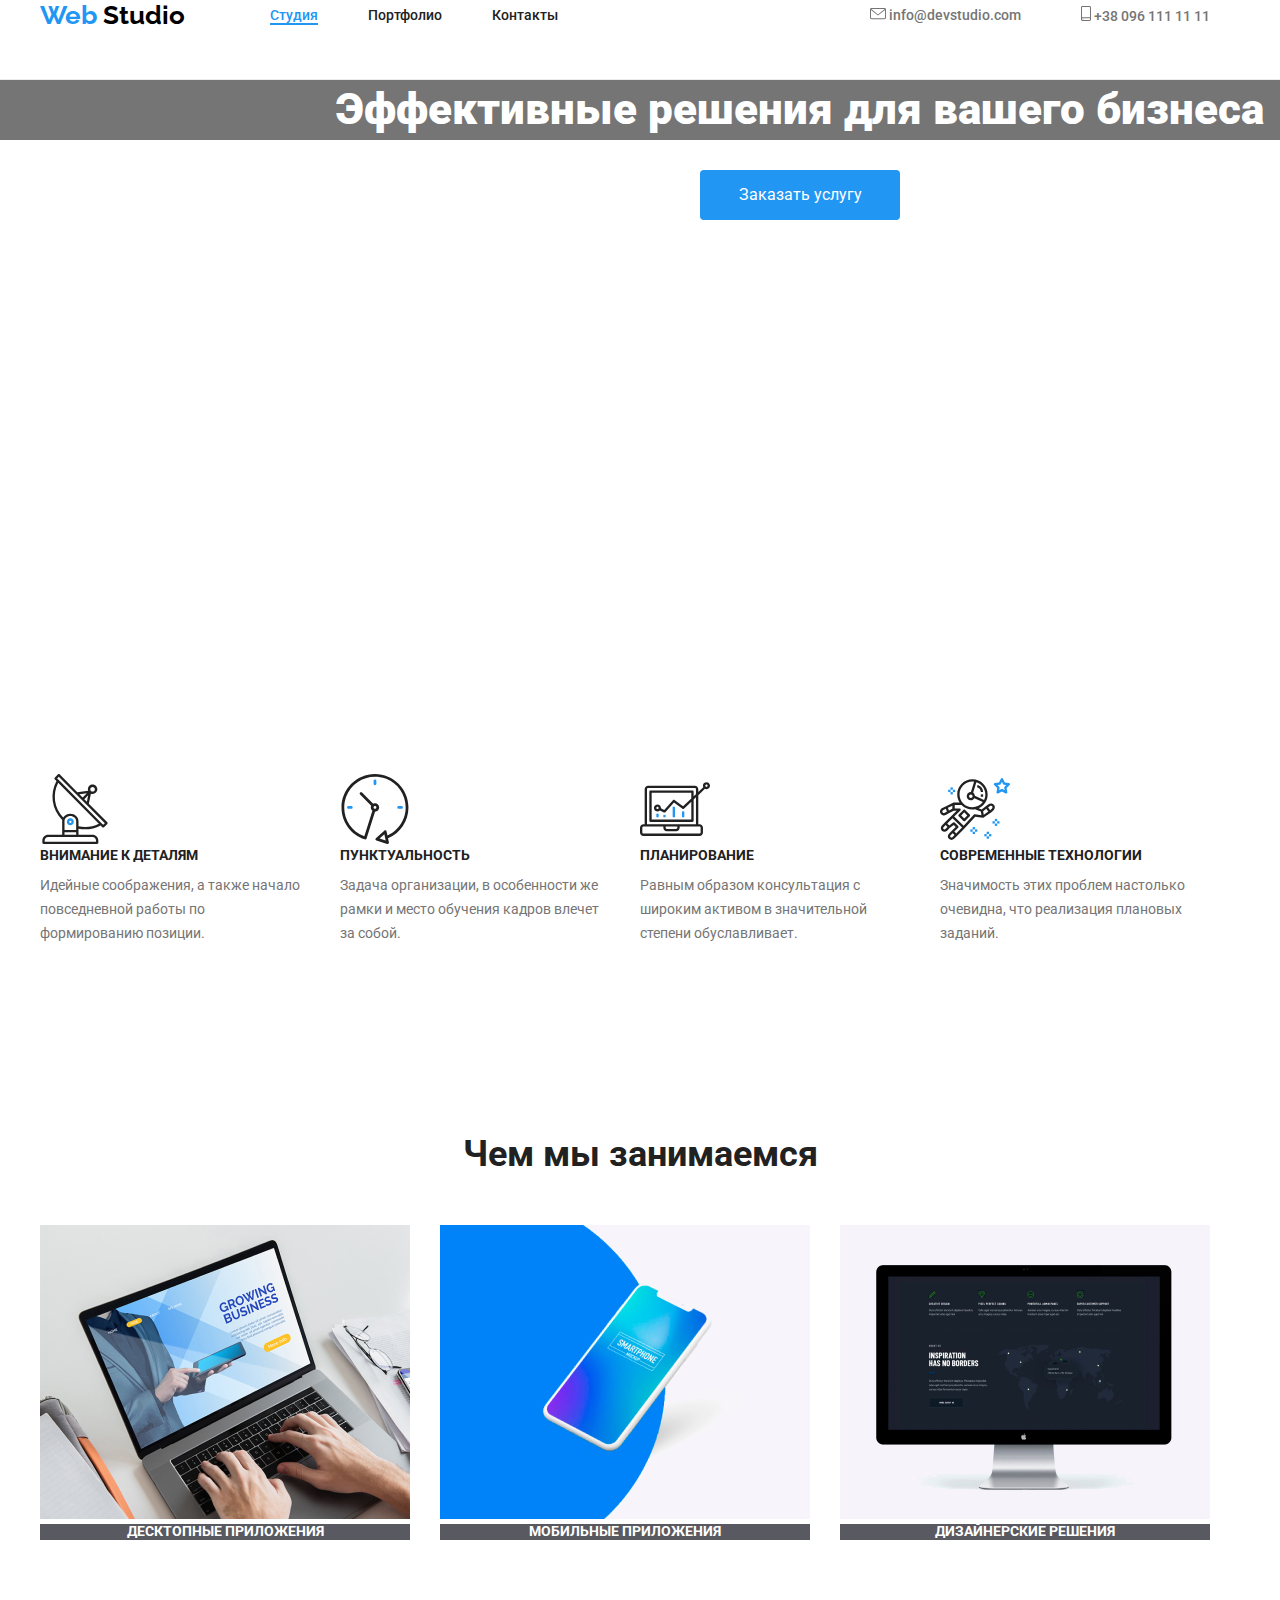
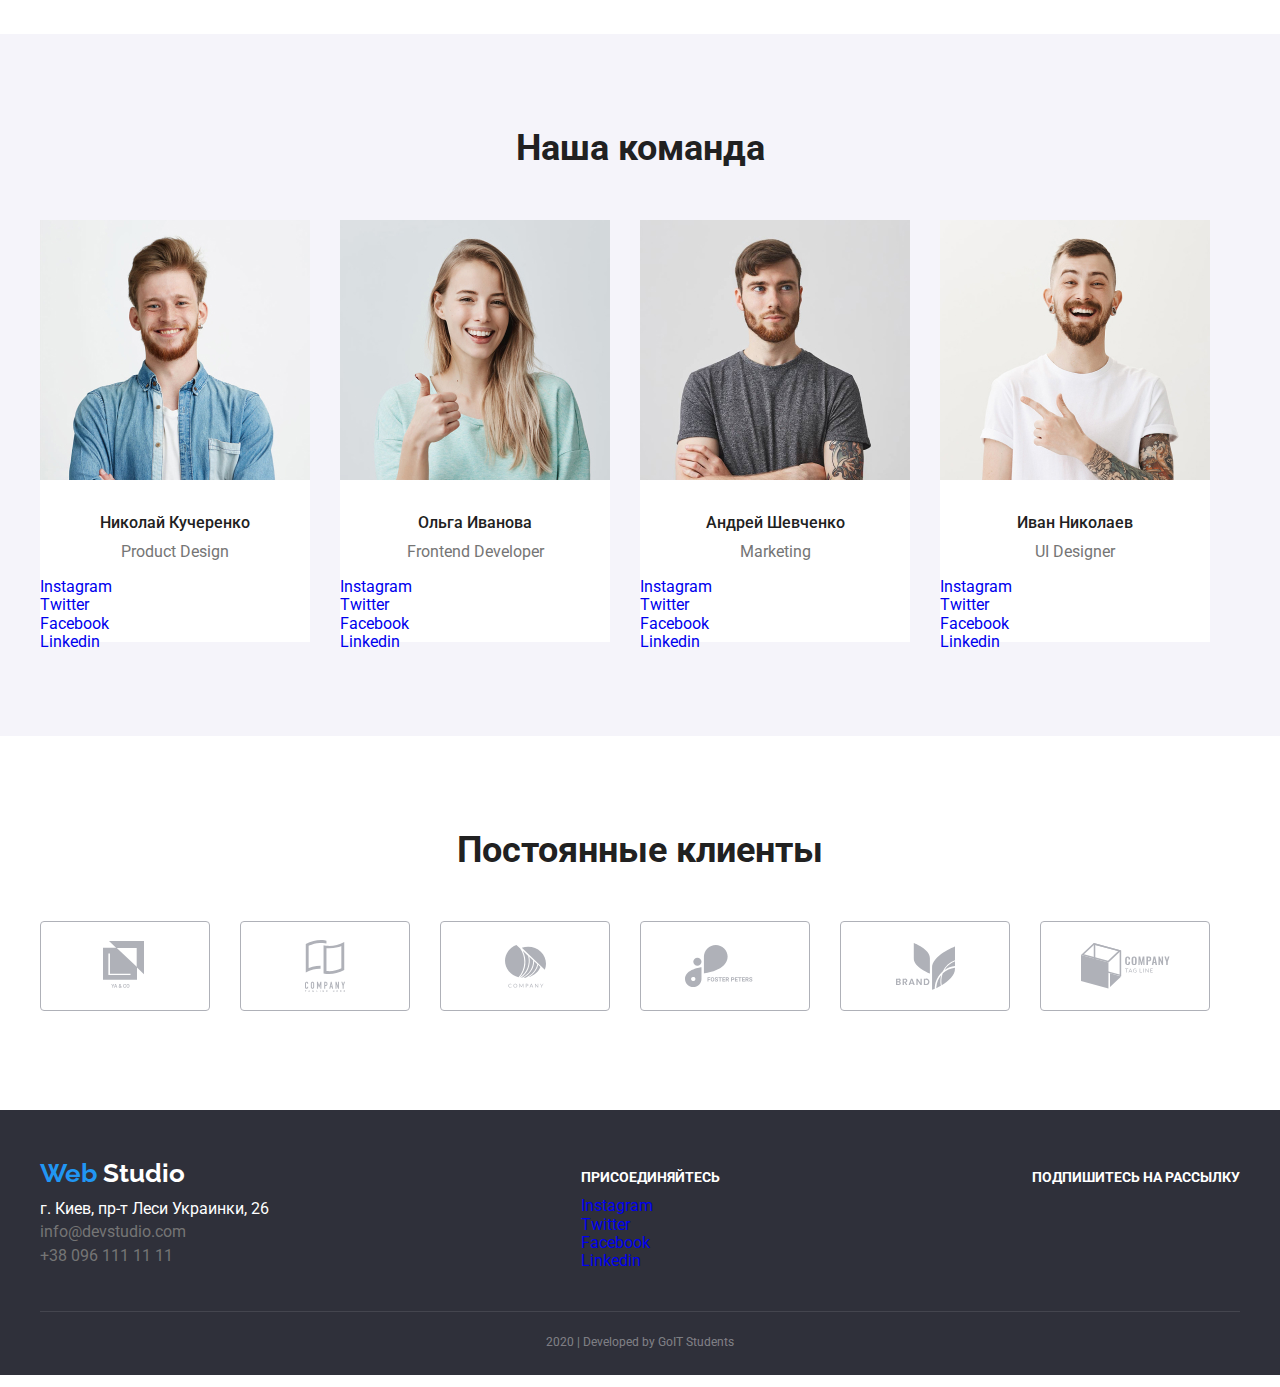
<file: index.html>
<!DOCTYPE html>
<html lang="ru">
<head>
    <meta charset="UTF-8">
    <meta name="viewport" content="width=device-width, initial-scale=1.0">
    <title>Web Studio</title>
    <link href="https://fonts.googleapis.com/css2?family=Raleway:wght@700&family=Roboto:wght@400;500;700;900&display=swap" rel="stylesheet">
    <link rel="stylesheet" href="https://cdnjs.cloudflare.com/ajax/libs/modern-normalize/0.6.0/modern-normalize.min.css">
    <link rel="stylesheet" href="./css/styles.css">
</head>
<body>
<!--Header-->    
    <header>
        <div class="container main-nav">
            <nav class="site-nav-sec"> 
                <a href="./index.html" class="logo"><span>Web</span> Studio</a>
               
                <ul class="site-nav list">
                    <li class="item"><a href="#" class="link current">Студия</a></li>
                    <li class="item"><a href="./portfolio.html" class="link">Портфолио</a></li>
                    <li class="item"><a href="#" class="link">Контакты</a></li>
                </ul>
            </nav>
            <address class="address-position">
                <ul class="contacts-list">
                    <li class="item"><a class="link" href="mailto:info@devstudio.com"> <img src="./images/envelope (hover).svg" alt="envelope"> info@devstudio.com</a>
                    </li>
                    <li class="item"><a class="link" href="tel:+380961111111"> <img class="icon" src="./images/smartphone.svg" alt="smartphone"> +38 096 111 11 11</a>
                    </li>
                </ul>
            </address>
        </div>  
    </header>
<main>
    <!--Hero-->    
    <section class="hero">
        <h1 class="hero-title">Эффективные решения для вашего бизнеса</h1>
        <!-- <a href="#" class="button">Заказать услугу</a> -->
        <button>Заказать услугу</button>
    </section>
<!--Features-->
    <section class="section">
  <div class="container">
    <h2 class="hidden-title">Наши преимущества</h2>
    <ul class="feature-list">
        <li class="item">
            <img src="./images/antenna 1.svg" alt="Aнтенна" width="70" height="70" >
            <h3 class="title">Внимание к деталям</h3>
            <p class="text">Идейные соображения, а также начало повседневной работы по формированию позиции.</p>
        </li>
        <li class="item">
            <img src="./images/clock 1.svg" alt="Часы" width="70" height="70">
            <h3 class="title">Пунктуальность</h3>
            <p class="text">Задача организации, в особенности же рамки и место обучения кадров влечет за собой.</p>
        </li>
        <li class="item">
            <img src="./images/diagram 1.svg" alt="Диаграмма" width="70" height="70">
            <h3 class="title">Планирование</h3>
            <p class="text">Равным образом консультация с широким активом в значительной степени обуславливает.</p>
        </li>
        <li class="item">
            <img src="./images/astronaut 1.svg" alt="Астронавт" width="70" height="70">
            <h3 class="title"> Современные технологии</h3>
            <p class="text">Значимость этих проблем настолько очевидна, что реализация плановых заданий.</p>
        </li>
    </ul>
  </div>
    </section>
<!--What we do-->
    <section class="section">
       <div class="container">
        <h2 class="section-title">Чем мы занимаемся</h2>
        <ul class="service-list">
            <li class="item">
                <img src="./images/desktop.jpg" alt="Фото ноутбука" width="100%" height="auto">
                <h3 class="title">Десктопные приложения</h3>
            </li>
            <li class="item">
                <img src="./images/mobile.jpg" alt="Фото смартфона" width="100%" height="auto">
                <h3 class="title">Мобильные приложения</h3>
            </li>
            <li class="item">
                <img src="./images/design.jpg" alt="Фото приложения" width="100%" height="auto">
                <h3 class="title">Дизайнерские решения</h3>
            </li>
        </ul>
       </div>
    </section>
<!--Our Team-->
    <section class="section team">
        <div class="container">
            <h2 class="section-title">Наша команда</h2>
        <ul class="team-list">
            <li class="item">
                <img src="./images/john.jpg" alt="Николай Кучеренко" width=270 height=260>
                <h3 class="title">Николай Кучеренко</h3>
                <p class="text">Product Design</p>
                <ul>
                    <li><a href="#" aria-label="Ссылка на Instagram">Instagram</a></li>
                    <li><a href="#" aria-label="Ссылка на Twitter">Twitter</a></li>
                    <li><a href="#" aria-label="Ссылка на Facebook">Facebook</a></li>
                    <li><a href="#" aria-label="Ссылка на LinkedIn">Linkedin</a></li>
                </ul>
            </li>
            <li class="item">
                <img src="./images/marta.jpg" alt="Ольга Иванова" width=270 height=260>
                <h3 class="title">Ольга Иванова</h3>
                <p class="text">Frontend Developer</p>
                <ul>
                    <li><a href="#" aria-label="Ссылка на Instagram">Instagram</a></li>
                    <li><a href="#" aria-label="Ссылка на Twitter">Twitter</a></li>
                    <li><a href="#" aria-label="Ссылка на Facebook">Facebook</a></li>
                    <li><a href="#" aria-label="Ссылка на LinkedIn">Linkedin</a></li>
                </ul>
            </li>
            <li class="item">
                <img src="./images/Robert.jpg" alt="Андрей Шевченко" width=270 height=260>
                <h3 class="title">Андрей Шевченко</h3>
                <p class="text">Marketing</p>
                <ul>
                    <li><a href="#" aria-label="Ссылка на Instagram">Instagram</a></li>
                    <li><a href="#" aria-label="Ссылка на Twitter">Twitter</a></li>
                    <li><a href="#" aria-label="Ссылка на Facebook">Facebook</a></li>
                    <li><a href="#" aria-label="Ссылка на LinkedIn">Linkedin</a></li>
                </ul>
            </li>
            <li class="item">
                <img src="./images/Martin.jpg" alt="Иван Николаев" width=270 height=260>
                <h3 class="title">Иван Николаев</h3>
                <p class="text">UI Designer</p>
                <ul>
                    <li><a href="#" aria-label="Ссылка на Instagram">Instagram</a></li>
                    <li><a href="#" aria-label="Ссылка на Twitter">Twitter</a></li>
                    <li><a href="#" aria-label="Ссылка на Facebook">Facebook</a></li>
                    <li><a href="#" aria-label="Ссылка на LinkedIn">Linkedin</a></li>
                </ul>
            </li>
        </ul>
        </div>
    </section>
<!--Our Clients-->
    <section class="section">
        <div class="container">
            <h2 class="section-title">Постоянные клиенты</h2>
        <ul class="client-list">
            <li class="item">
                <a href="#">
                    <img src="./images/Client 1.svg" alt="лого1" width="170" height="90" >
                </a>     
            </li>
            <li class="item">
                <a href="#">
                    <img src="./images/Client 2.svg" alt="лого2" width="170" height="90">
                </a>
            </li>
            <li class="item">
                <a href="#">
                    <img src="./images/Client 3.svg" alt="лого3" width="170" height="90">
                </a>
            </li>
            <li class="item">
                <a href="#">
                    <img src="./images/Client 4.svg" alt="лого4" width="170" height="90">
                </a>
            </li>
            <li class="item">
                <a href="#">
                    <img src="./images/Client 5.svg" alt="лого5" width="170" height="90">
                </a>
            </li>
            <li class="item">
                <a href="#">
                    <img src="./images/Client 6.svg" alt="лого6" width="170" height="90">
                </a>
            </li>
        </ul>
        </div>
    </section>
</main>
<!--Footer-->
    <footer class="main-footer">
        <div class="container style-footer">
             <div class="address-footer">
                <a href="./index.html" class="logo"><span>Web</span> Studio</a>
                <address class="address">
                    г. Киев, пр-т Леси Украинки, 26
                    <a href="mailto:info@devstudio.com" class="link" >info@devstudio.com</a>
                    <a href="tel:+380961111111" class="link" >+38 096 111 11 11</a>
                </address>

                
            </div>
           
            <div class="social-media">
                <h2 class="title">присоединяйтесь</h2>
                <ul class="social-list">
                    <li class="item"><a href="#" aria-label="Ссылка на Instagram">Instagram</a></li>
                    <li class="item"><a href="#" aria-label="Ссылка на Twitter">Twitter</a></li>
                    <li class="item"><a href="#" aria-label="Ссылка на Facebook">Facebook</a></li>
                    <li class="item"><a href="#" aria-label="Ссылка на LinkedIn">Linkedin</a></li>
                </ul>
            </div>
    
            <div class="sign-up"> 
                <h2 class="title">Подпишитесь на рассылку</h2>
            </div>
        
        </div>
        <p class="copyright container">2020 | Developed by GoIT Students </p>      
    </footer>
</body>
</html>
</file>
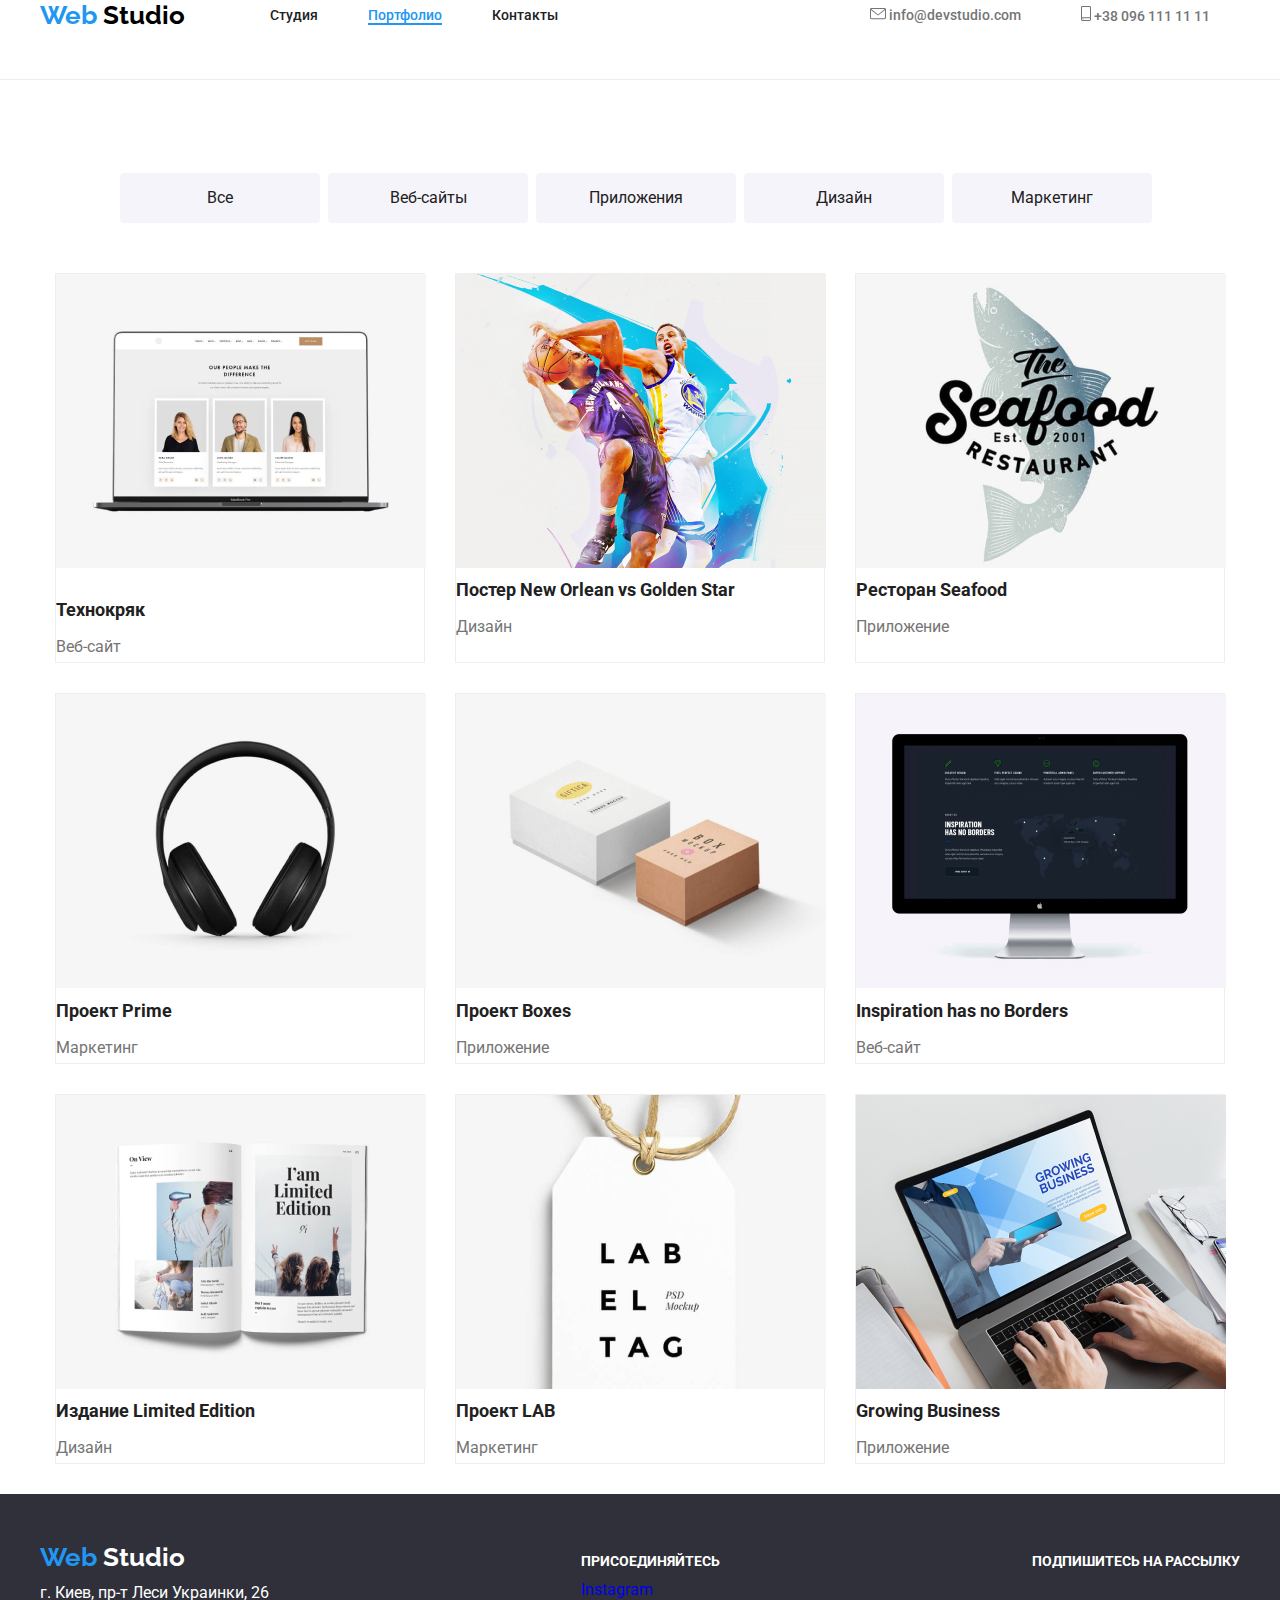
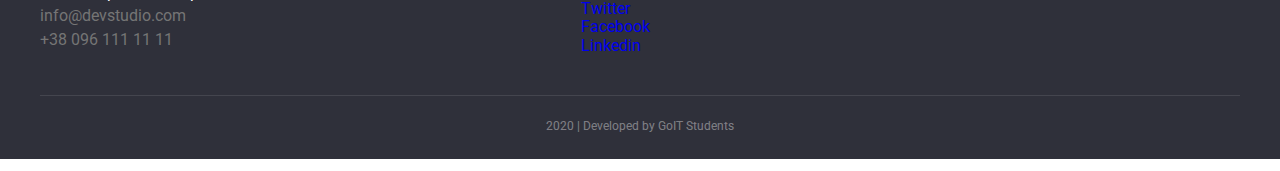
<file: portfolio.html>
<!DOCTYPE html>
<html lang="ru">
<head>
    <meta charset="UTF-8">
    <meta name="viewport" content="width=device-width, initial-scale=1.0">
    <title>Портфолио</title>
    <link href="https://fonts.googleapis.com/css2?family=Raleway:wght@700&family=Roboto:wght@400;500;700;900&display=swap" rel="stylesheet">
    <link rel="stylesheet" href="https://cdnjs.cloudflare.com/ajax/libs/modern-normalize/0.6.0/modern-normalize.min.css">
    <link rel="stylesheet" href="./css/styles.css">
</head>
<body>
<!--Header-->    
<header>
    <div class="container main-nav">
    <nav class="site-nav-sec"> 
        <a href="./index.html" class="logo"><span>Web</span> Studio</a>
        
        <ul class="site-nav list">
            <li class="item"><a href="./index.html" class="link">Студия</a></li>
            <li class="item"><a href="./portfolio.html" class="link current">Портфолио</a></li>
            <li class="item"><a href="#" class="link">Контакты</a></li>
    </nav>
    <address class="address-position">
        <ul class="contacts-list">
            <li class="item"><a class="link" href="mailto:info@devstudio.com"> <img src="./images/envelope (hover).svg" alt="envelope"> info@devstudio.com</a>
            </li>
            <li class="item"><a class="link" href="tel:+380961111111"> <img class="icon" src="./images/smartphone.svg" alt="smartphone"> +38 096 111 11 11</a>
            </li>
        </ul>
    </address>
    </div>  
</header>

<!--Main-->    
 <main>
    <div class="container">
        <section>
            <h1 class="hidden-title">Наши работы</h1>
            
            <ul class="nav-buttons"> 
                <li><button class="button-port">Все</button></li>
                <li><button class="button-port">Веб-сайты</button></li>
                <li><button class="button-port">Приложения</button></li>
                <li><button class="button-port">Дизайн</button></li>
                <li><button class="button-port">Маркетинг</button></li>
            </ul>
            
            <ul class="works-list">
                <li class="work-element">
                    <a href="#"> 
                        <img class="image" src="./images/notebook1.jpg" alt="Ноутбук" width="370" height="294">
                        <h2 class="title">Технокряк</h2>
                        <p class="text">Веб-сайт</p>
                        <!-- <p class="description">Технокряк это современная площадка распространения коронавируса. Компании используют эту платформу для цифрового шпионажа и атак на защищённые сервера конкурентов.</p> -->
                    </a>
                </li>
                <li class="work-element">
                    <a href="#"> 
                        <img src="./images/basket.jpg" alt="Баскетбол" width="370" height="294">
                        <h2 class="title">Постер New Orlean vs Golden Star</h2>
                        <p class="text">Дизайн</p>
                        <!-- <p class="description">Технокряк это современная площадка распространения коронавируса. Компании используют эту платформу для цифрового шпионажа и атак на защищённые сервера конкурентов.</p> -->
                    </a>
                </li>
                <li class="work-element">
                    <a href="#"> 
                        <img src="./images/fish.jpg" alt="Рыба" width="370" height="294">
                        <h2 class="title">Ресторан Seafood</h2>
                        <p class="text">Приложение</p>
                        <!-- <p class="description">Технокряк это современная площадка распространения коронавируса. Компании используют эту платформу для цифрового шпионажа и атак на защищённые сервера конкурентов.</p> -->
                    </a>
                </li>
                <li class="work-element">
                    <a href="#"> 
                        <img src="./images/headphones.jpg" alt="Наушники" width="370" height="294">
                        <h2 class="title">Проект Prime</h2>
                        <p class="text">Маркетинг</p>
                        <!-- <p class="description">Технокряк это современная площадка распространения коронавируса. Компании используют эту платформу для цифрового шпионажа и атак на защищённые сервера конкурентов.</p> -->
                    </a>
                </li>
                <li class="work-element">
                    <a href="#"> 
                        <img src="./images/boxes.jpg" alt="Коробки" width="370" height="294">
                        <h2 class="title">Проект Boxes</h2>
                        <p class="text">Приложение</p>
                        <!-- <p class="description">Технокряк это современная площадка распространения коронавируса. Компании используют эту платформу для цифрового шпионажа и атак на защищённые сервера конкурентов.</p> -->
                    </a>
                </li>
                <li class="work-element">
                    <a href="#"> 
                        <img src="./images/monitor.jpg" alt="Монитор" width="370" height="294">
                        <h2 class="title">Inspiration has no Borders</h2>
                        <p class="text">Веб-сайт</p>
                        <!-- <p class="description">Технокряк это современная площадка распространения коронавируса. Компании используют эту платформу для цифрового шпионажа и атак на защищённые сервера конкурентов.</p> -->
                    </a>
                </li>
                <li class="work-element">
                    <a href="#"> 
                        <img src="./images/magazine.jpg" alt="Журнал" width="370" height="294">
                        <h2 class="title">Издание Limited Edition</h2>
                        <p class="text">Дизайн</p>
                        <!-- <p class="description">Технокряк это современная площадка распространения коронавируса. Компании используют эту платформу для цифрового шпионажа и атак на защищённые сервера конкурентов.</p> -->
                    </a>
                </li>
                <li class="work-element">
                    <a href="#" class="port-box"> 
                        <img src="./images/label.jpg" alt="Бирка" width="370" height="294">
                        <h2 class="title">Проект LAB</h2>
                        <p class="text">Маркетинг</p>
                        <!-- <p class="description">Технокряк это современная площадка распространения коронавируса. Компании используют эту платформу для цифрового шпионажа и атак на защищённые сервера конкурентов.</p> -->
                    </a>
                </li>
                <li class="work-element">
                    <a href="#"> 
                        <img src="./images/laptop2.jpg" alt="Ноутбук" width="370" height="294">
                        <h2 class="title">Growing Business</h2>
                        <p class="text">Приложение</p>
                        <!-- <p class="description">Технокряк это современная площадка распространения коронавируса. Компании используют эту платформу для цифрового шпионажа и атак на защищённые сервера конкурентов.</p> -->
                    </a>
                </li>
            </ul>
    </section>
    </div>
        
</main>

<!--Footer-->
<footer class="main-footer">
    <div class="container style-footer">
         <div class="address-footer">
            <a href="./index.html" class="logo"><span>Web</span> Studio</a>
            <address class="address">
                г. Киев, пр-т Леси Украинки, 26
                <a href="mailto:info@devstudio.com" class="link" >info@devstudio.com</a>
                <a href="tel:+380961111111" class="link" >+38 096 111 11 11</a>
            </address>

            
        </div>
       
        <div class="social-media">
            <h2 class="title">присоединяйтесь</h2>
            <ul class="social-list">
                <li class="item"><a href="#" aria-label="Ссылка на Instagram">Instagram</a></li>
                <li class="item"><a href="#" aria-label="Ссылка на Twitter">Twitter</a></li>
                <li class="item"><a href="#" aria-label="Ссылка на Facebook">Facebook</a></li>
                <li class="item"><a href="#" aria-label="Ссылка на LinkedIn">Linkedin</a></li>
            </ul>
        </div>

        <div class="sign-up"> 
            <h2 class="title">Подпишитесь на рассылку</h2>
        </div>
    
    </div>
    <p class="copyright container">2020 | Developed by GoIT Students </p>      
</footer>
</body>
</html>
</file>
<file: css/styles.css>
/* Styles for index.html */

html {
    box-sizing: border-box;
  }
  
  *,
  *::before,
  *::after {
    box-sizing: inherit;
  }

:root {
    --primary-text-color:#757575;
    --background-secondary-color: #F5F4FA;
    --title-text-color:#212121;
    --accent:#2196F3;
    --primary-white: #ffffff

}

header {
    height: 80px;
    width: 100%;
    border-bottom: solid 1px #ECECEC;
}

body {
    background-color: var(--primary-white);
    color: var(--primary-text-color);

    font-family: Roboto, sans-serif;
    letter-spacing: 0.03;
}

footer {
    width: 100%;
}

ul {
    padding: 0;
    margin: 0;
    list-style: none;
}

a {
    text-decoration: none;
}
/* Logo */

.logo {
    color: #000000;
    font-family: Raleway, sans-serif;
    font-weight: 700 ;
    font-size: 26px;
    line-height: 1.2;
}

.logo span {
    color: var(--accent);
}

.container {
    margin-left: auto;
    margin-right: auto;
    width: 1200px;
    
}

.section {
    padding-top: 94px;
    padding-bottom: 94px;
}

/* site nav */

.main-nav,
.site-nav-sec,
.site-nav,
.contacts-list
 {
    display: flex;
    align-items: center;
}

.address-position {
    margin-left: auto;
}


.site-nav {
    margin-left: 85px;
}

.site-nav .item:not(:last-child) {
    margin-right: 50px;
}

.site-nav .link {
    color: var(--title-text-color);
 
font-weight: 500;
font-size: 14px;
line-height: 1.14;
letter-spacing: 0.02;
}

.site-nav .link.current {
    color: var(--accent);
    border-bottom: solid 2px var(--accent);
}


.contacts-list .item + .item {
    margin-left: 30px;
}

.contacts-list .link {
    
    text-decoration: none;
    color: var(--primary-text-color);

    font-style: normal;
    font-weight: 500;
    font-size: 14px;
    line-height: 1.14;
    letter-spacing: 0.02;
}

.link:hover,.link:focus {
    color: var(--accent)
}

/* Main */

/* Hero */

.hero {
    text-align: center;
    width: 1600px;
    min-height: 600px;
}

button {
    width: 200px;
    height: 50px;
    border: 0px solid transparent;
    border-radius: 4px;
    color: var(--primary-white);
    background-color: var(--accent);
}
.hero-title {
    margin-top: 0;
    margin-bottom: 30px;
    color: var(--primary-white);
    font-weight: 900;
    font-size: 44px;
    line-height: 1.36;
    letter-spacing: 0.06;


    background-color: #757575;
}

/* Sections */

.section-title {
    color: var(--title-text-color);

    font-weight: 700;
    font-size: 36px;
    line-height: 1.16;
    text-align: center;
}

.hidden-title {
    display: none;
}

/* Feature list */

.feature-list,
.service-list,
.team-list,
.client-list {
    display: flex;
}

.item {
    margin-right: 30px;

}
.feature-list .item {
    width: 270px;
}

.feature-list:last-child,
.service-list .item:last-child,
.team-list .item:last-child,
.client-list .item:last-child
{
      margin-right: 0px;
}

.feature-list .title {
    margin-top: 0;
    margin-bottom: 10px;
    color: var(--title-text-color);
    font-weight: 700;
    font-size: 14px;
    line-height: 1.14;
    text-transform: uppercase;
}

.feature-list .text {
    margin-top: 0;
    margin-bottom: 0;
    font-weight: 400;
    font-size: 14px;
    line-height: 1.7;
}


/*  What we do */

.service-list .item {
    width: 370px;
}

.section-title {
    margin-top: 0;  
    margin-bottom: 50px;
}

.service-list .title {
    margin-top: 0;
    margin-bottom: 0;
    
    color: var(--primary-white);
    
    font-weight: 700;
    font-size: 14px;
    line-height: 1.14;
    text-align: center;
    text-transform: uppercase;
    background-color: rgba(47, 48, 58, 0.8);
}

/* Team list */

.team-list .item {
    width: 270px;
    height: 422px;
    background-color: var(--primary-white);
}


.team-list .title {
    margin-top: 30px;
    margin-bottom: 10px;
    color: var(--title-text-color);
    font-weight: 500;
    font-size: 16px;
    line-height: 1.18;
    text-align: center;
}

.team-list .text {
    margin-top: 0;
    margin-bottom: 16px;
    font-weight: normal;
    font-size: 16px;
    line-height: 1.18;
    text-align: center;
}

.section.team {
    background-color: var(--background-secondary-color)
}
/* Footer */

.main-footer {
    background-color: #2F303A;
}

.style-footer {
    padding-top: 48px;
    padding-bottom: 28px;
    display: flex;
    align-items: baseline;
    justify-content: space-between;

}

.address-footer .link {
    display: block;
}


/* Logo */

.address-footer .logo {
    color: var(--primary-white);
}

/* address */
.address {
    color: var(--primary-white);
    margin-top: 8px;
    font-style: normal;
    line-height: 1.46;
}
.address-footer .link {
    text-decoration: none;
    color: var(--primary-text-color);
    
}

.address .link:hover, .address .link:focus {
    color: var(--accent);
}

footer .logo {
    margin-bottom: 10px;
}

footer .title {

    color: var(--primary-white);
    font-weight: 700;
    font-size: 14px;
    line-height: 1.14;
    text-transform: uppercase;

}

.social-list a:hover {
    color: var(--accent);
}


.copyright {
    color: rgba(255, 255, 255, 0.4);

    font-weight: 400;
    font-size: 12px;
    line-height: 2;
    text-align: center;

    padding-top: 18px;
    padding-bottom: 21px;

    border-top: 1px solid
    rgba(255, 255, 255, 0.1);
}

/* Button */

.button {
    display: inline-block;
    border-radius: 4px;
    padding: 10px 32px;
    min-width: 200px;
    
    color: var(--primary-white);
    background-color: var(--accent);
    text-decoration: none;
    font-weight: bold;
    font-size: 16px;
    line-height: 1.87;
    letter-spacing: 0.06;
    text-align: center;
   
}




/* Styles for portfolio.html */

.nav-buttons,
.works-list {
    display: flex;
}

.nav-buttons {
    margin-top: 93px;
    justify-content: center;
}

.works-list {
    flex-wrap: wrap;
    justify-content: center;

}

.work-element {
    
    width: 370px;
    margin-right: 30px;
    margin-bottom: 30px;

}

.work-element:nth-child(3n){
    margin-right: 0px;
}

.nav-buttons {
    margin-bottom: 50px;
}

.image {
    margin-bottom: 20px;
}

.button-port {
    color: var(--title-text-color);
    background-color: #F5F4FA;
    margin-right: 8px;
    border: 0px solid transparent
}

.button-port:hover, 
.button-port:focus {
    color: var(--primary-white);
    background-color: var(--accent);
}

.works-list a {
    text-decoration: none;
    color: var(--primary-text-color);
}

.works-list .title {
    margin-top: 0;
    margin-bottom: 4px;
    
    color: var(--title-text-color);

    font-weight: 700;
    font-size: 18px;
    line-height: 2;
    letter-spacing: 0.06;
}

.works-list .text {
    margin-top: 0;
    margin-bottom: 0;
    font-weight: 400;
    font-size: 16px;
    line-height: 1.87;
}

.works-list .description {
    color: var(--primary-white);
    font-weight: 400;
    font-size: 18px;
    line-height: 1.55;
}

.work-element {
    border: solid 1px #EEEEEE;
}
</file>
